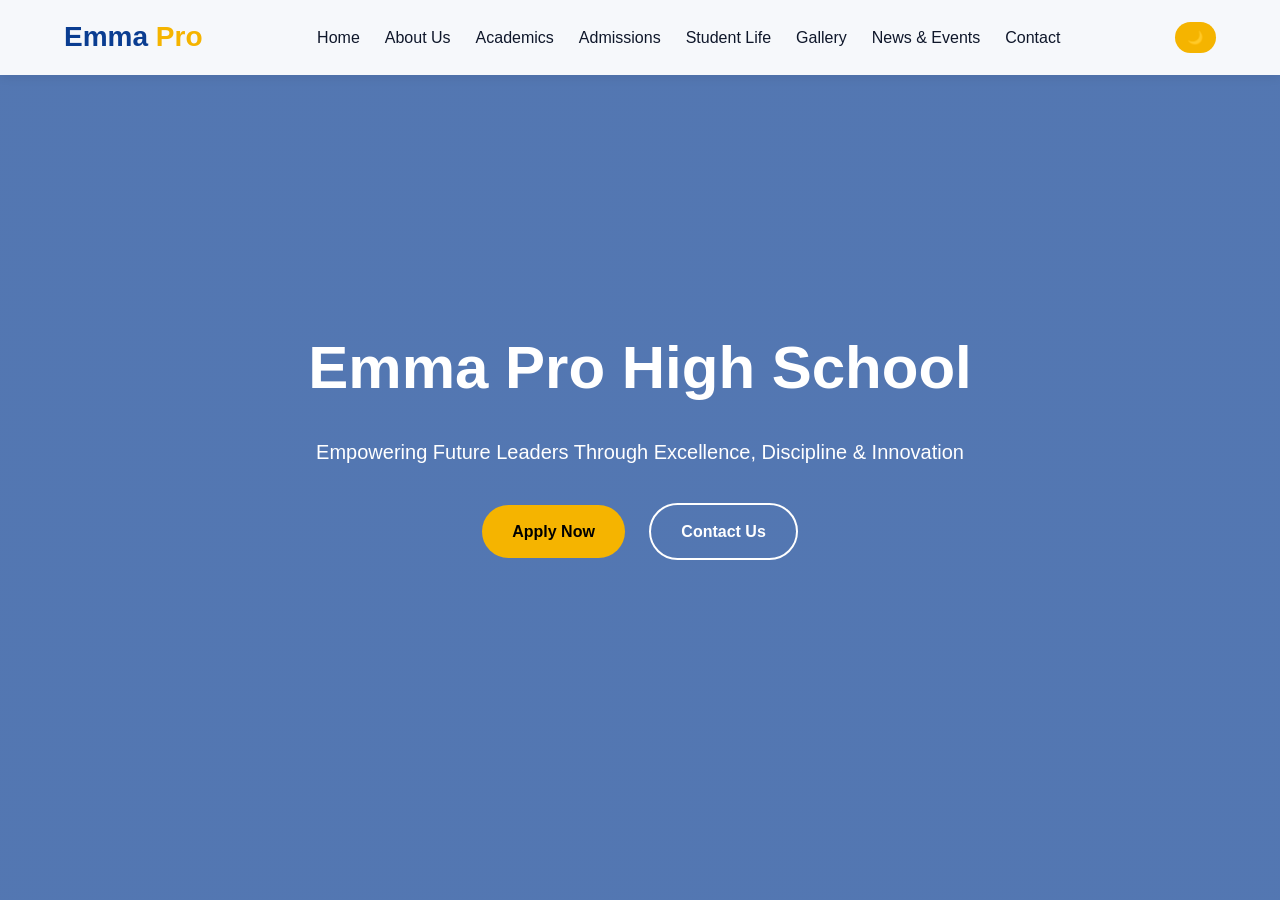
<file: index.html>
<!DOCTYPE html>
<html lang="en">
<head>
    <meta charset="UTF-8">
    <meta name="viewport" content="width=device-width, initial-scale=1.0">
    <title>Emma Pro high school</title>
    <link rel="stylesheet" href="style.css">
</head>
<body>
     <header>
    <div class="container navbar">
        <div class="logo">Emma <span>Pro</span></div>

        <div class="nav-links" id="navLinks">
            <a href="index.html">Home</a>
            <a href="about us.html">About Us</a>
            <a href="academics.html">Academics</a>
            <a href="admision.html">Admissions</a>
            <a href="studentlife.html">Student Life</a>
            <a href="gallery.html">Gallery</a>
            <a href="news.html">News & Events</a>
            <a href="contact.html">Contact</a>
        </div>

        <button class="toggle-btn" onclick="toggleDarkMode()">🌙</button>

        <div class="menu-btn" id="menuBtn">
            <i class="fa-solid fa-bars"></i>
        </div>
    </div>
</header>

<!-- HERO -->

<section class="hero">
    <div class="hero-content">
        <h1>Emma Pro High School</h1>
        <p>Empowering Future Leaders Through Excellence, Discipline & Innovation</p>

        <a href="#" class="btn btn-primary">Apply Now</a>
        <a href="#contact" class="btn btn-outline">Contact Us</a>
    </div>
</section>

</body>
</html>
</file>
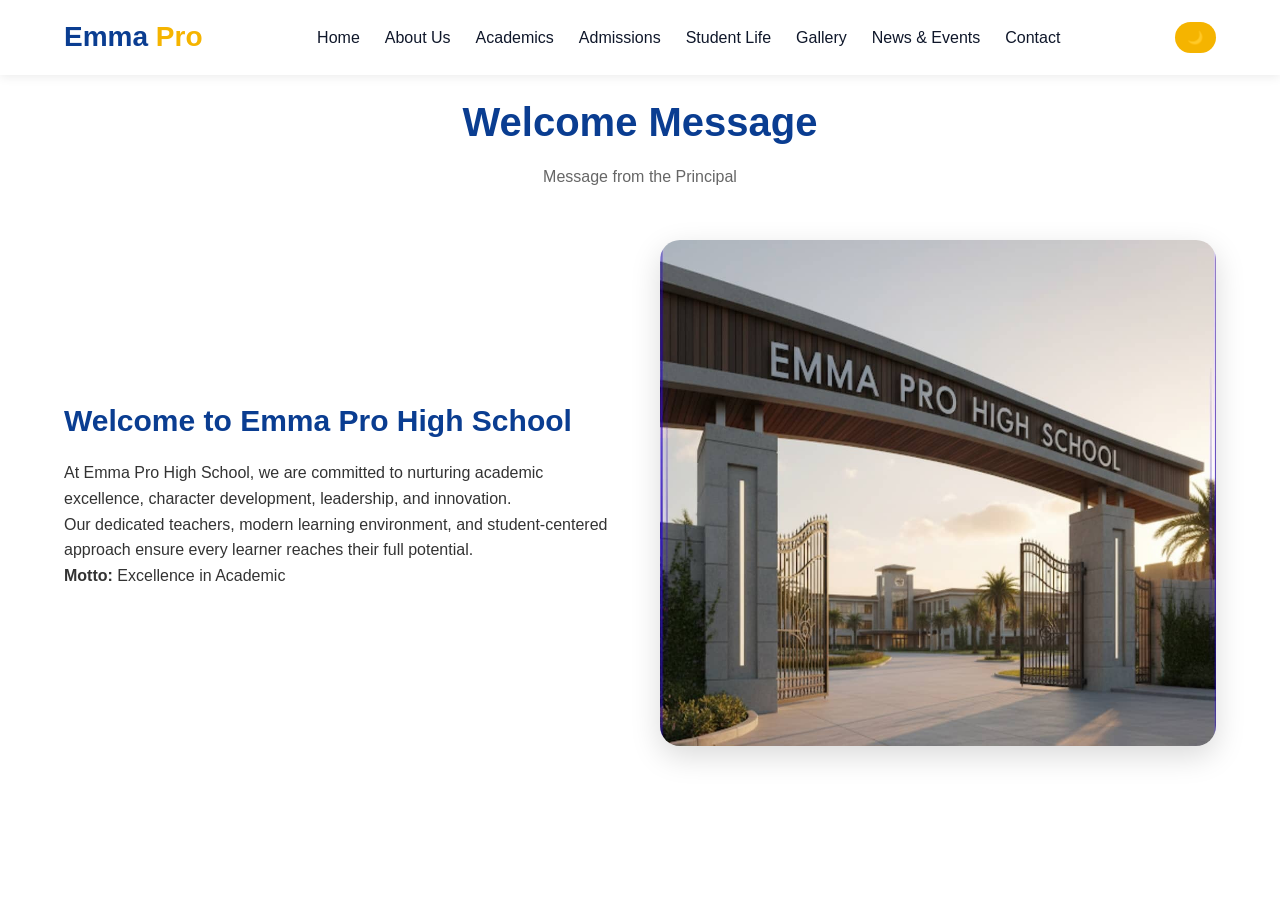
<file: about us.html>
<!DOCTYPE html>
<html lang="en">
<head>
    <meta charset="UTF-8">
    <meta name="viewport" content="width=device-width, initial-scale=1.0">
    <title>about us</title>
    <link rel="stylesheet" href="style.css">
</head>
<body>
         <header>
    <div class="container navbar">
        <div class="logo">Emma <span>Pro</span></div>

        <div class="nav-links" id="navLinks">
            <a href="index.html">Home</a>
            <a href="about us.html">About Us</a>
            <a href="academics.html">Academics</a>
            <a href="admision.html">Admissions</a>
            <a href="studentlife.html">Student Life</a>
            <a href="gallery.html">Gallery</a>
            <a href="news.html">News & Events</a>
            <a href="contact.html">Contact</a>
        </div>

        <button class="toggle-btn" onclick="toggleDarkMode()">🌙</button>

        <div class="menu-btn" id="menuBtn">
            <i class="fa-solid fa-bars"></i>
        </div>
    </div>
</header>
<section id="about">
    <div class="container">

        <div class="section-title">
            <h2>Welcome Message</h2>
            <p>Message from the Principal</p>
        </div>

        <div class="about-grid">

            <div class="about-text">
                <h3>Welcome to Emma Pro High School</h3>

                <p>
                    At Emma Pro High School, we are committed to nurturing academic excellence,
                    character development, leadership, and innovation.
                </p>

                <p>
                    Our dedicated teachers, modern learning environment, and student-centered
                    approach ensure every learner reaches their full potential.
                </p>

                <p><strong>Motto:</strong> Excellence in Academic</p>
            </div>

            <div class="about-img">
                <img src="school.jpeg" alt="">
            </div>

        </div>

    </div>
</section>

</body>
</html>
</file>
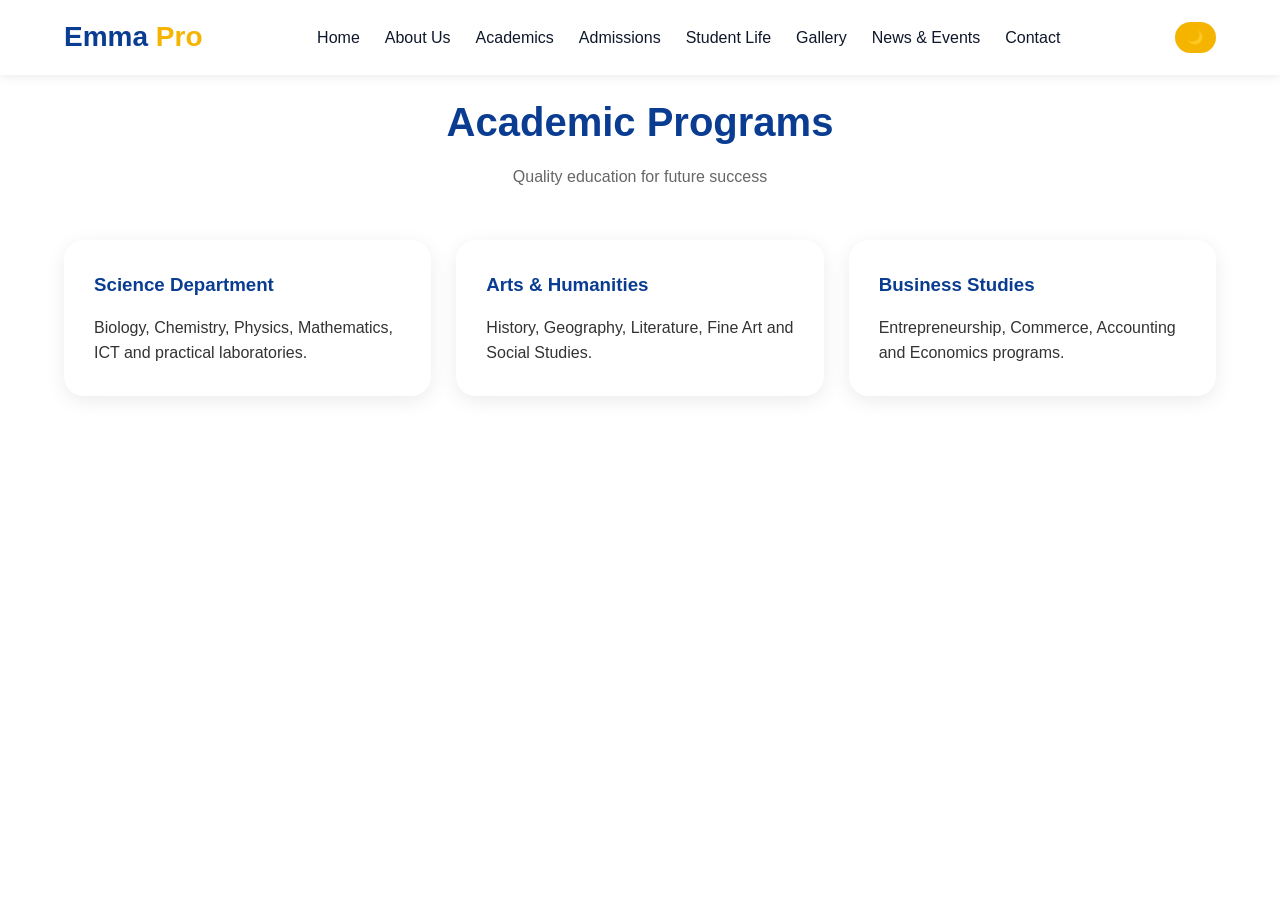
<file: academics.html>
<!DOCTYPE html>
<html lang="en">
<head>
    <meta charset="UTF-8">
    <meta name="viewport" content="width=device-width, initial-scale=1.0">
    <title>academics</title>
    <link rel="stylesheet" href="style.css">
</head>
<body>
    
         <header>
    <div class="container navbar">
        <div class="logo">Emma <span>Pro</span></div>

        <div class="nav-links" id="navLinks">
            <a href="index.html">Home</a>
            <a href="about us.html">About Us</a>
            <a href="academics.html">Academics</a>
            <a href="admision.html">Admissions</a>
            <a href="studentlife.html">Student Life</a>
            <a href="gallery.html">Gallery</a>
            <a href="news.html">News & Events</a>
            <a href="contact.html">Contact</a>
        </div>

        <button class="toggle-btn" onclick="toggleDarkMode()">🌙</button>

        <div class="menu-btn" id="menuBtn">
            <i class="fa-solid fa-bars"></i>
        </div>
    </div>
</header>
    
    <section id="academics">
    <div class="container">

        <div class="section-title">
            <h2>Academic Programs</h2>
            <p>Quality education for future success</p>
        </div>

        <div class="cards">

            <div class="card">
                <h3>Science Department</h3>
                <p>Biology, Chemistry, Physics, Mathematics, ICT and practical laboratories.</p>
            </div>

            <div class="card">
                <h3>Arts & Humanities</h3>
                <p>History, Geography, Literature, Fine Art and Social Studies.</p>
            </div>

            <div class="card">
                <h3>Business Studies</h3>
                <p>Entrepreneurship, Commerce, Accounting and Economics programs.</p>
            </div>

        </div>

    </div>
</section>
</body>
</html>
</file>
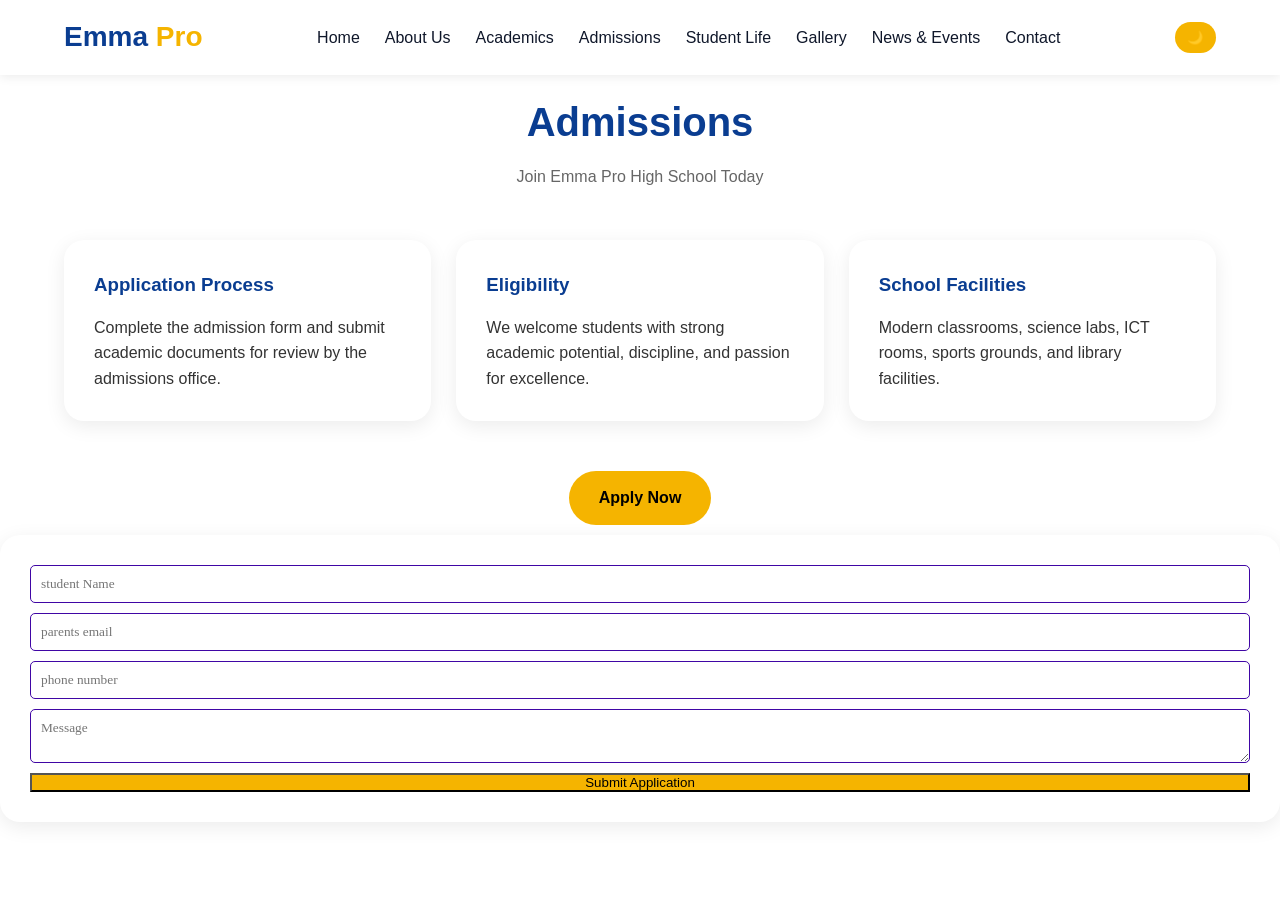
<file: admision.html>
<!DOCTYPE html>
<html lang="en">
<head>
    <meta charset="UTF-8">
    <meta name="viewport" content="width=device-width, initial-scale=1.0">
    <title>admision</title>
    <link rel="stylesheet" href="style.css">
</head>
<body>
    <header>
    <div class="container navbar">
        <div class="logo">Emma <span>Pro</span></div>

        <div class="nav-links" id="navLinks">
            <a href="index.html">Home</a>
            <a href="about us.html">About Us</a>
            <a href="academics.html">Academics</a>
            <a href="admision.html">Admissions</a>
            <a href="studentlife.html">Student Life</a>
            <a href="gallery.html">Gallery</a>
            <a href="news.html">News & Events</a>
            <a href="contact.html">Contact</a>
        </div>

        <button class="toggle-btn" onclick="toggleDarkMode()">🌙</button>

        <div class="menu-btn" id="menuBtn">
            <i class="fa-solid fa-bars"></i>
        </div>
    </div>
</header>
    <section id="admissions">
    <div class="container">

        <div class="section-title">
            <h2>Admissions</h2>
            <p>Join Emma Pro High School Today</p>
        </div>

        <div class="cards">

            <div class="card">
                <i class="fa-solid fa-file-signature"></i>
                <h3>Application Process</h3>
                <p>
                    Complete the admission form and submit academic documents
                    for review by the admissions office.
                </p>
            </div>

            <div class="card">
                <i class="fa-solid fa-user-graduate"></i>
                <h3>Eligibility</h3>
                <p>
                    We welcome students with strong academic potential,
                    discipline, and passion for excellence.
                </p>
            </div>

            <div class="card">
                <i class="fa-solid fa-school"></i>
                <h3>School Facilities</h3>
                <p>
                    Modern classrooms, science labs, ICT rooms,
                    sports grounds, and library facilities.
                </p>
            </div>

        </div>

        <div style="text-align:center; margin-top:40px;">
            <a href="#contact" class="btn btn-primary">Apply Now</a>
        </div>

    </div>
    <form class="card">
<input type="text" placeholder="student Name" required>
<input type="email" placeholder="parents email" required>
<input type="tel" placeholder="phone number" required>
<textarea placeholder="Message"></textarea>
<button class="btn-primary">Submit Application</button>
    </form>
</section>

</body>
</html>
</file>
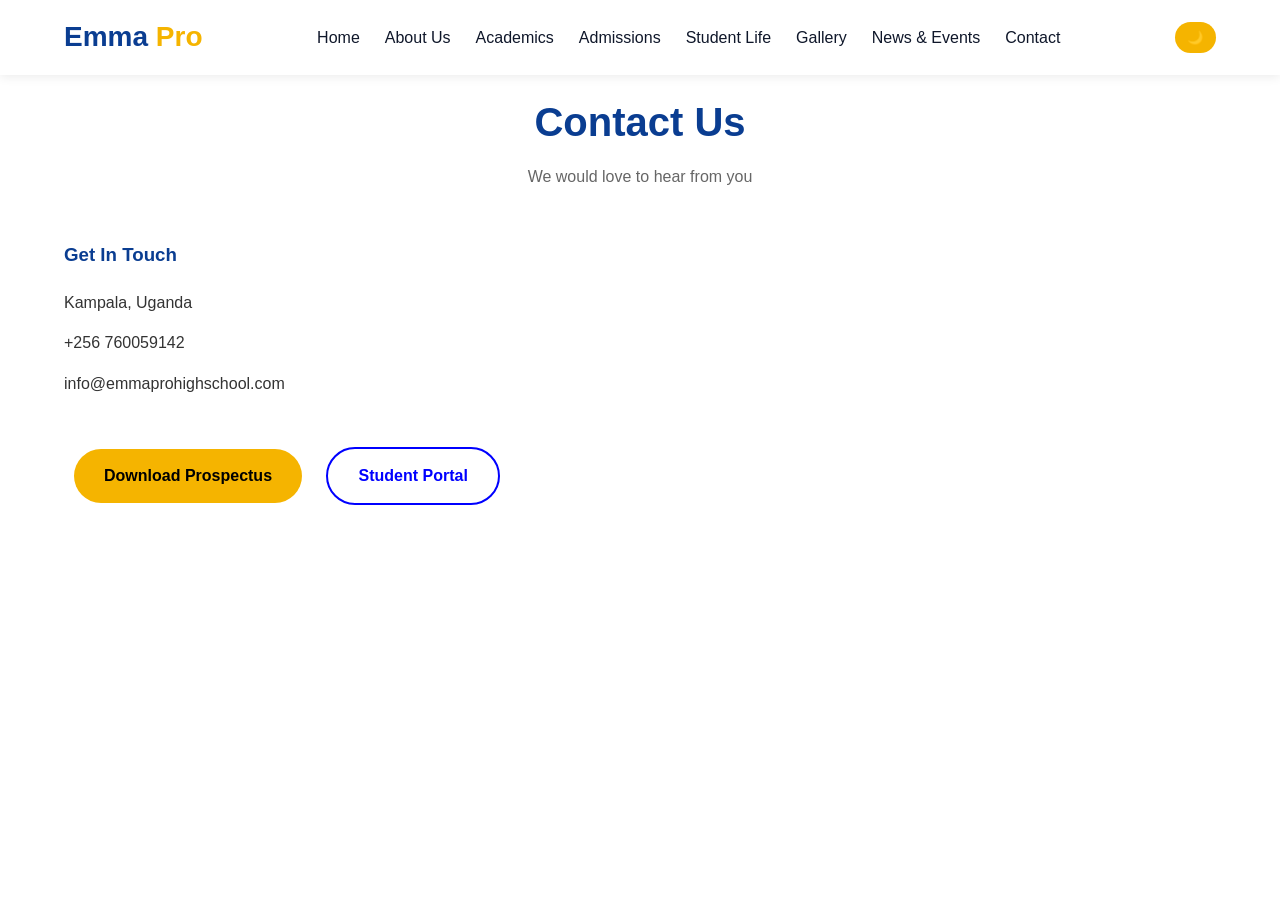
<file: contact.html>
<!DOCTYPE html>
<html lang="en">
<head>
    <meta charset="UTF-8">
    <meta name="viewport" content="width=>, initial-scale=1.0">
    <title>contact</title>
    <link rel="stylesheet" href="style.css">
</head>
<body>
     <header>
    <div class="container navbar">
        <div class="logo">Emma <span>Pro</span></div>

        <div class="nav-links" id="navLinks">
            <a href="index.html">Home</a>
            <a href="about us.html">About Us</a>
            <a href="academics.html">Academics</a>
            <a href="admision.html">Admissions</a>
            <a href="studentlife.html">Student Life</a>
            <a href="gallery.html">Gallery</a>
            <a href="news.html">News & Events</a>
            <a href="contact.html">Contact</a>
        </div>

        <button class="toggle-btn" onclick="toggleDarkMode()">🌙</button>

        <div class="menu-btn" id="menuBtn">
            <i class="fa-solid fa-bars"></i>
        </div>
    </div>
</header>
    <section id="contact">
    <div class="container">

        <div class="section-title">
            <h2>Contact Us</h2>
            <p>We would love to hear from you</p>
        </div>

        <div class="contact-grid">

            <div class="contact-info">
                <h3>Get In Touch</h3>

                <p><i class="fa-solid fa-location-dot"></i> Kampala, Uganda</p>
                <p><i class="fa-solid fa-phone"></i> +256 760059142</p>
                <p><i class="fa-solid fa-envelope"></i> info@emmaprohighschool.com</p>

                <br>

                <a href="#" class="btn btn-primary">Download Prospectus</a>
                <a href="#" class="btn btn-outline" style="color:blue; border:2px solid blue;">Student Portal</a>
            </div>

            <div>
                <iframe
                src="https://www.google.com/maps/embed?pb=!1m18!1m12!1m3!1d15955.183093832467!2d32.5825!3d0.3476!2m3!1f0!2f0!3f0!"
                allowfullscreen=""
                loading="lazy">
                </iframe>
            </div>

        </div>

    </div>
</section>
</body>
</html>
</file>
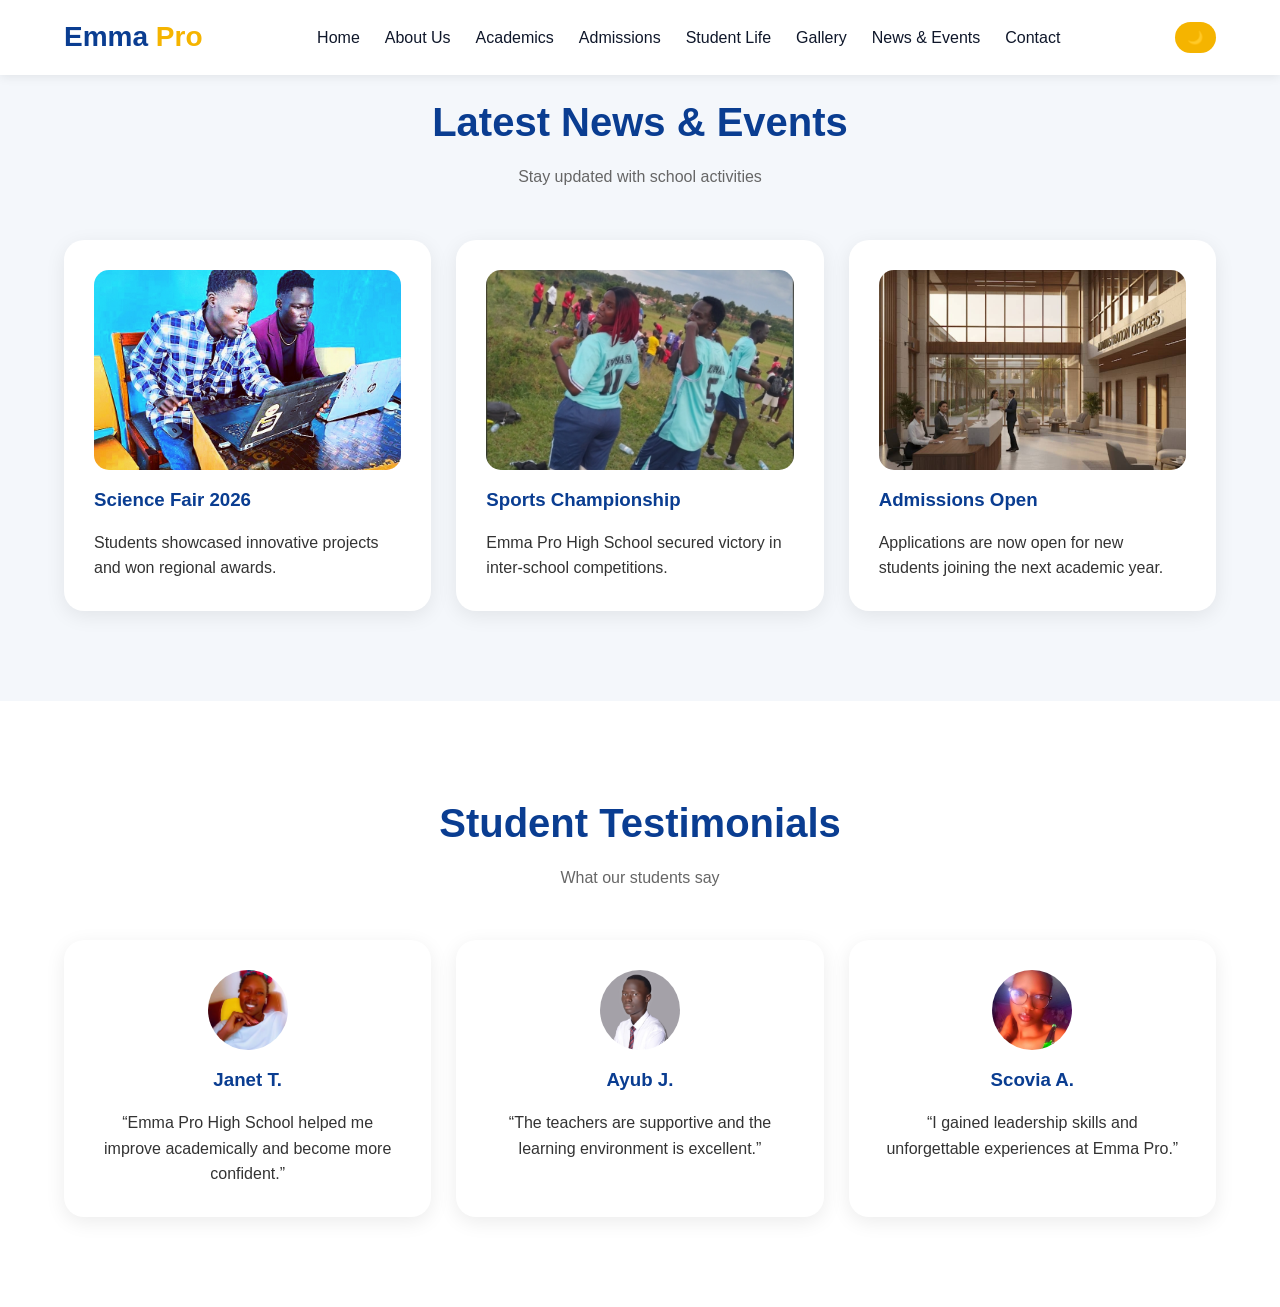
<file: news.html>
<!DOCTYPE html>
<html lang="en">
<head>
    <meta charset="UTF-8">
    <meta name="viewport" content="width=>, initial-scale=1.0">
    <title>News</title>
    <link rel="stylesheet" href="style.css">
</head>
<body>
       <header>
    <div class="container navbar">
        <div class="logo">Emma <span>Pro</span></div>

        <div class="nav-links" id="navLinks">
            <a href="index.html">Home</a>
            <a href="about us.html">About Us</a>
            <a href="academics.html">Academics</a>
            <a href="admision.html">Admissions</a>
            <a href="studentlife.html">Student Life</a>
            <a href="gallery.html">Gallery</a>
            <a href="news.html">News & Events</a>
            <a href="contact.html">Contact</a>
        </div>

        <button class="toggle-btn" onclick="toggleDarkMode()">🌙</button>

        <div class="menu-btn" id="menuBtn">
            <i class="fa-solid fa-bars"></i>
        </div>
    </div>
</header>
    <section id="news" class="program">
    <div class="container">

        <div class="section-title">
            <h2>Latest News & Events</h2>
            <p>Stay updated with school activities</p>
        </div>

        <div class="cards">

            <div class="card news-card">
                <img src="science.jpeg" alt="">
                <h3>Science Fair 2026</h3>
                <p>Students showcased innovative projects and won regional awards.</p>
            </div>

            <div class="card news-card">
                <img src="sport.png" alt="">
                <h3>Sports Championship</h3>
                <p>Emma Pro High School secured victory in inter-school competitions.</p>
            </div>

            <div class="card news-card">
                <img src="Admin.jpeg" alt="">
                <h3>Admissions Open</h3>
                <p>Applications are now open for new students joining the next academic year.</p>
            </div>

        </div>

    </div>
</section>

<!-- TESTIMONIALS -->

<section>
    <div class="container">

        <div class="section-title">
            <h2>Student Testimonials</h2>
            <p>What our students say</p>
        </div>

        <div class="cards">

            <div class="card testimonial">
                <img src="Janet T.png" alt="">
                <h3>Janet T.</h3>
                <p>
                    “Emma Pro High School helped me improve academically and become more confident.”
                </p>
            </div>

            <div class="card testimonial">
                <img src="Ayub J.png" alt="">
                <h3>Ayub J.</h3>
                <p>
                    “The teachers are supportive and the learning environment is excellent.”
                </p>
            </div>

            <div class="card testimonial">
                <img src="Scovia A.png" alt="">
                <h3>Scovia A.</h3>
                <p>
                    “I gained leadership skills and unforgettable experiences at Emma Pro.”
                </p>
            </div>

        </div>

    </div>
</section>
</body>
</html>
</file>
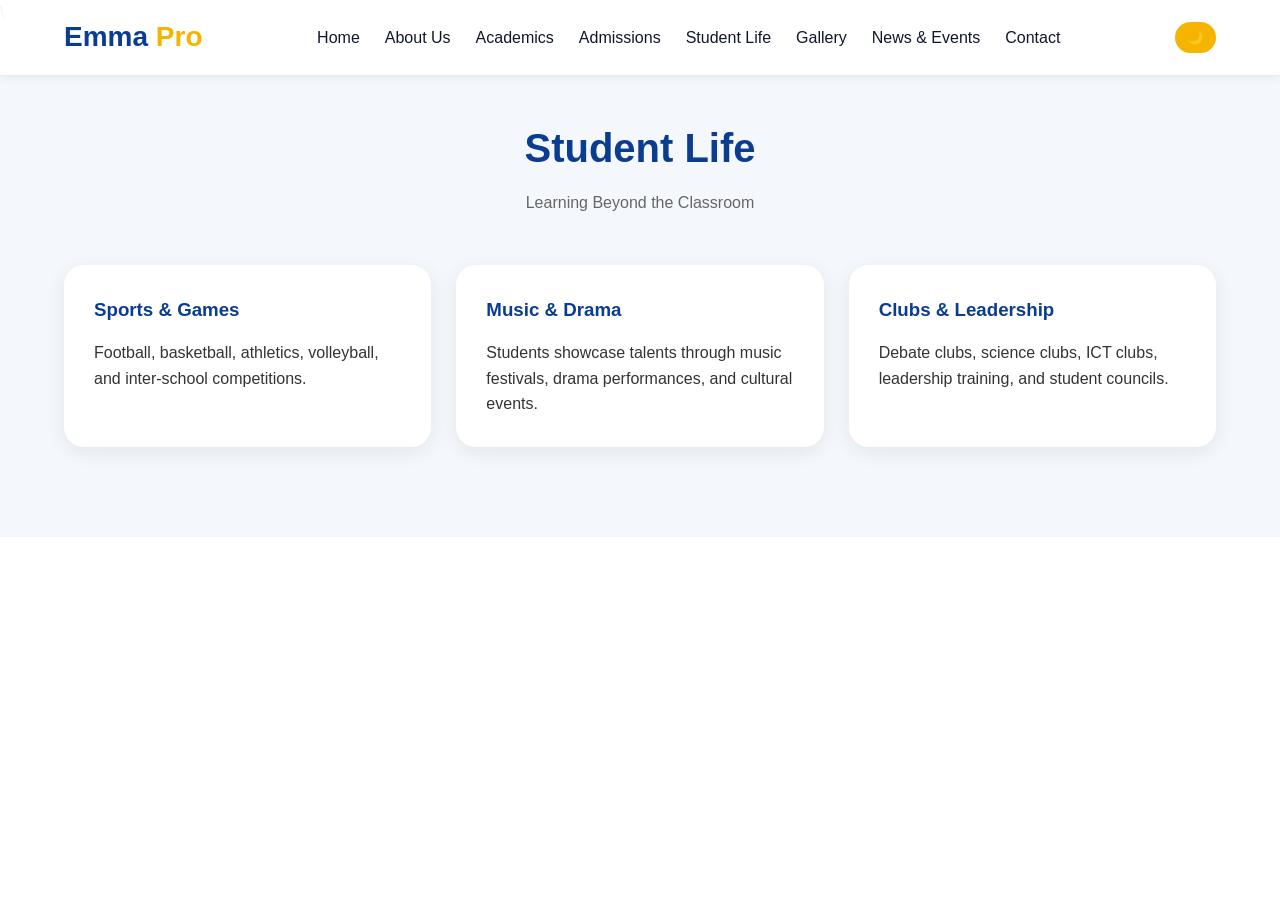
<file: studentlife.html>
<!DOCTYPE html>
<html lang="en">
<head>
    <meta charset="UTF-8">
    <meta name="viewport" content="width=device-width, initial-scale=1.0">
    <title>studentlife</title>\
    <link rel="stylesheet" href="style.css">
</head>
<body>
     <header>
    <div class="container navbar">
        <div class="logo">Emma <span>Pro</span></div>

        <div class="nav-links" id="navLinks">
            <a href="index.html">Home</a>
            <a href="about us.html">About Us</a>
            <a href="academics.html">Academics</a>
            <a href="admision.html">Admissions</a>
            <a href="studentlife.html">Student Life</a>
            <a href="gallery.html">Gallery</a>
            <a href="news.html">News & Events</a>
            <a href="contact.html">Contact</a>
        </div>

        <button class="toggle-btn" onclick="toggleDarkMode()">🌙</button>

        <div class="menu-btn" id="menuBtn">
            <i class="fa-solid fa-bars"></i>
        </div>
    </div>
</header>
    <section id="studentlife" class="program">
    <div class="container">

        <div class="section-title">
            <h2>Student Life</h2>
            <p>Learning Beyond the Classroom</p>
        </div>

        <div class="cards">

            <div class="card">
                <i class="fa-solid fa-futbol"></i>
                <h3>Sports & Games</h3>
                <p>
                    Football, basketball, athletics, volleyball,
                    and inter-school competitions.
                </p>
            </div>

            <div class="card">
                <i class="fa-solid fa-music"></i>
                <h3>Music & Drama</h3>
                <p>
                    Students showcase talents through music festivals,
                    drama performances, and cultural events.
                </p>
            </div>

            <div class="card">
                <i class="fa-solid fa-users"></i>
                <h3>Clubs & Leadership</h3>
                <p>
                    Debate clubs, science clubs, ICT clubs,
                    leadership training, and student councils.
                </p>
            </div>

        </div>

    </div>
</section>

</body>
</html>
</file>
<file: style.css>
*{
            margin:0;
            padding:0;
            box-sizing:border-box;
            scroll-behavior:smooth;
        }

        :root{
            --primary:#0a3d91;
            --secondary:#f5b400;
            --light:#ffffff;
            --dark:#0f172a;
            --gray:#f4f7fb;
        }

        body{
            font-family:'Poppins', sans-serif;
            background:var(--light);
            color:#333;
            line-height:1.6;
        }

        img{
            width:100%;
            display:block;
        }

        a{
            text-decoration:none;
        }

        .container{
            width:90%;
            max-width:1200px;
            margin:auto;
        }

        /* NAVBAR */

        header{
            background:rgba(255,255,255,0.95);
            position:fixed;
            width:100%;
            top:0;
            left:0;
            z-index:1000;
            box-shadow:0 2px 10px rgba(0,0,0,0.08);
        }

        .navbar{
            display:flex;
            justify-content:space-between;
            align-items:center;
            padding:15px 0;
        }

        .logo{
            font-size:28px;
            font-weight:700;
            color:var(--primary);
        }

        .logo span{
            color:var(--secondary);
        }

        .nav-links{
            display:flex;
            gap:25px;
        }

        .nav-links a{
            color:var(--dark);
            font-weight:500;
            transition:0.3s;
        }

        .nav-links a:hover{
            color:var(--primary);
        }

        .menu-btn{
            display:none;
            font-size:28px;
            cursor:pointer;
        }

        /* HERO */

        .hero{
            height:100vh;
            background:
            linear-gradient(rgba(10,61,145,0.7), rgba(10,61,145,0.7)),
            url('https://images.unsplash.com/photo-1523050854058-8df90110c9f1?q=80&w=1400&auto=format&fit=crop');
            background-size:cover;
            background-position:center;
            display:flex;
            align-items:center;
            color:white;
            text-align:center;
            padding-top:80px;
        }

        .hero-content{
            max-width:800px;
            margin:auto;
            animation:fadeIn 1.5s ease;
        }

        .hero h1{
            font-size:60px;
            margin-bottom:20px;
        }

        .hero p{
            font-size:20px;
            margin-bottom:25px;
        }

        .btn{
            display:inline-block;
            padding:14px 30px;
            border-radius:50px;
            margin:10px;
            font-weight:600;
            transition:0.3s;
        }

        .btn-primary{
            background:var(--secondary);
            color:#000;
        }

        .btn-primary:hover{
            background:white;
            transform:translateY(-3px);
        }

        .btn-outline{
            border:2px solid white;
            color:white;
        }

        .btn-outline:hover{
            background:white;
            color:var(--primary);
        }

        /* SECTION */

        section{
            padding:90px 0;
        }

        .section-title{
            text-align:center;
            margin-bottom:50px;
        }

        .section-title h2{
            color:var(--primary);
            font-size:40px;
            margin-bottom:10px;
        }

        .section-title p{
            color:#666;
        }

        /* ABOUT */

        .about-grid{
            display:grid;
            grid-template-columns:repeat(2,1fr);
            gap:40px;
            align-items:center;
        }

        .about-text h3{
            color:var(--primary);
            margin-bottom:15px;
            font-size:30px;
        }

        .about-img img{
            border-radius:20px;
            box-shadow:0 10px 30px rgba(0,0,0,0.15);
        }

        /* CARDS */

        .cards{
            display:grid;
            grid-template-columns:repeat(auto-fit,minmax(250px,1fr));
            gap:25px;
        }

        .card{
            background:white;
            border-radius:20px;
            padding:30px;
            box-shadow:0 5px 20px rgba(0,0,0,0.08);
            transition:0.4s;
        }

        .card:hover{
            transform:translateY(-10px);
        }

        .card i{
            font-size:40px;
            color:var(--secondary);
            margin-bottom:20px;
        }

        .card h3{
            color:var(--primary);
            margin-bottom:15px;
        }

        /* PROGRAMS */

        .program{
            background:var(--gray);
        }

        /* NEWS */

        .news-card img{
            border-radius:15px;
            margin-bottom:15px;
            height:200px;
            object-fit:cover;
        }

        .news-card{
            overflow:hidden;
        }

        /* TESTIMONIALS */

        .testimonial{
            text-align:center;
        }

        .testimonial img{
            width:80px;
            height:80px;
            border-radius:50%;
            margin:auto;
            margin-bottom:15px;
            object-fit:cover;
        }

        /* GALLERY */

        .gallery-grid{
            display:grid;
            grid-template-columns:repeat(auto-fit,minmax(250px,1fr));
            gap:15px;
        }

        .gallery-grid img{
            border-radius:15px;
            height:250px;
            object-fit:cover;
            transition:0.4s;
        }

        .gallery-grid img:hover{
            transform:scale(1.03);
        }

        /* CONTACT */

        .contact-grid{
            display:grid;
            grid-template-columns:repeat(2,1fr);
            gap:40px;
        }

        iframe{
            width:100%;
            border:none;
            border-radius:20px;
            height:350px;
        }

        .contact-info h3{
            margin-bottom:20px;
            color:var(--primary);
        }

        .contact-info p{
            margin-bottom:15px;
        }

        /* FOOTER */

        footer{
            background:var(--dark);
            color:white;
            padding:60px 0 20px;
        }

        .footer-grid{
            display:grid;
            grid-template-columns:repeat(auto-fit,minmax(250px,1fr));
            gap:30px;
        }

        footer h3{
            margin-bottom:20px;
            color:var(--secondary);
        }

        footer a{
            color:white;
            display:block;
            margin-bottom:10px;
        }

        .socials a{
            display:inline-block;
            margin-right:10px;
            font-size:20px;
        }

        .copyright{
            text-align:center;
            margin-top:40px;
            border-top:1px solid rgba(255,255,255,0.2);
            padding-top:20px;
        }

        /* DARK MODE */

        .dark-mode{
            background:#111827;
            color:white;
        }

        .toggle-btn{
            cursor:pointer;
            background:var(--secondary);
            padding:8px 12px;
            border-radius:50px;
            border:none;
            font-weight:bold;
        }

        /* ANIMATION */

        @keyframes fadeIn{
            from{
                opacity:0;
                transform:translateY(20px);
            }
            to{
                opacity:1;
                transform:translateY(0);
            }
        }

        /* RESPONSIVE */

        @media(max-width:900px){

            .about-grid,
            .contact-grid{
                grid-template-columns:1fr;
            }

            .hero h1{
                font-size:42px;
            }

            .nav-links{
                position:absolute;
                top:80px;
                right:-100%;
                background:white;
                flex-direction:column;
                width:250px;
                padding:20px;
                transition:0.4s;
                box-shadow:0 5px 20px rgba(0,0,0,0.1);
            }

            .nav-links.active{
                right:20px;
            }

            .menu-btn{
                display:block;
            }
        }

        @media(max-width:600px){

            .hero h1{
                font-size:34px;
            }

            .hero p{
                font-size:17px;
            }

            .section-title h2{
                font-size:30px;
            }
        }

        form{
            display: flex;
            flex-direction: column;
            gap: 10px;
        }
        form input,form textarea{
            padding: 10px;
            border-radius: 5px;
            border: 1px solid #4006a5;
            font-family: 'poppins',sens-serif;
        }
        form textarea{
            min-height: 15x;
        }
        .card,.about-img img,.gallery-grid img{
            animation: fadeIn 3s ease;
        }
</file>
